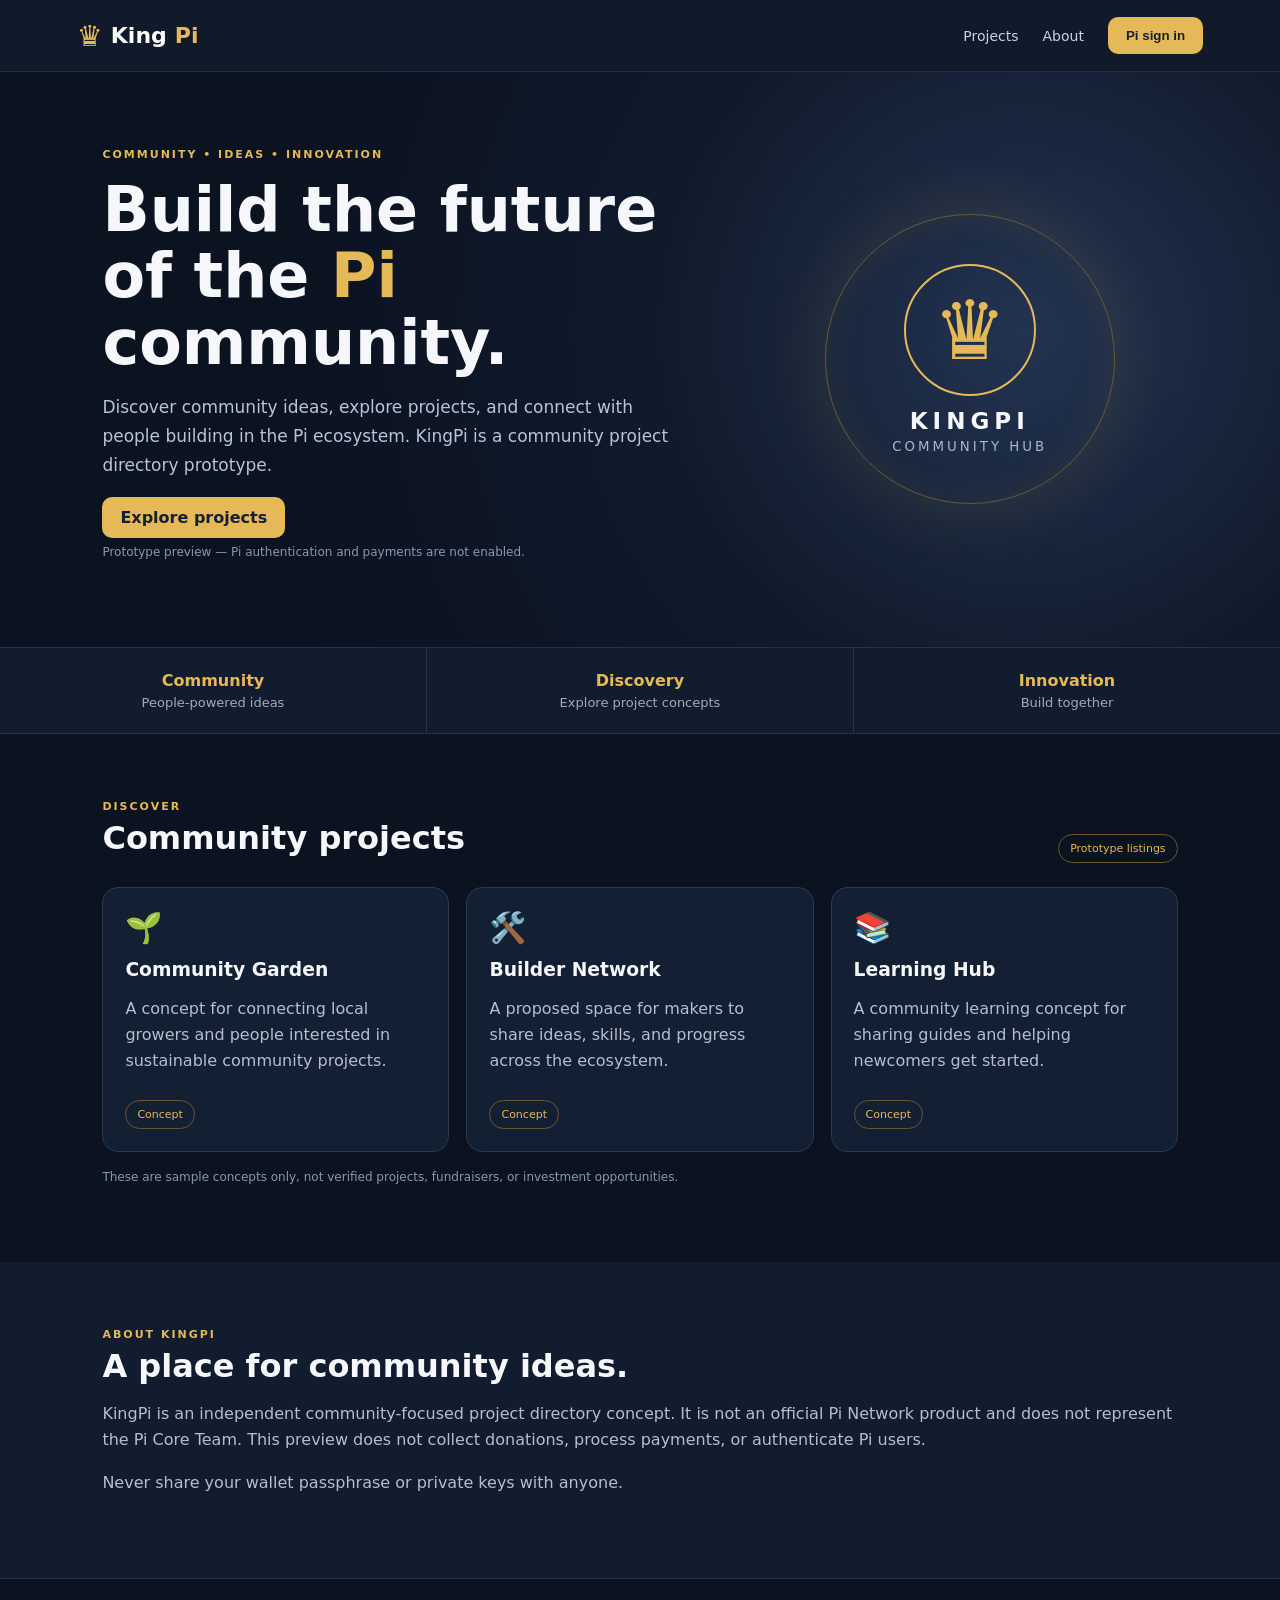
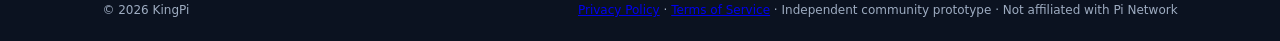
<file: index.html>
<!doctype html>
<html lang="en">
<head>
  <meta charset="utf-8">
  <meta name="viewport" content="width=device-width, initial-scale=1">
  <meta name="description" content="KingPi — a community-focused directory for ideas and projects in the Pi ecosystem.">
  <title>KingPi — Pi Community Projects</title>
  <link rel="stylesheet" href="/styles.css">
</head>
<body>
  <header class="topbar">
    <a class="brand" href="/" aria-label="KingPi home"><span class="crown">♛</span> King<span class="gold">Pi</span></a>
    <nav aria-label="Main navigation">
      <a href="#projects">Projects</a>
      <a href="#about">About</a>
      <button class="small-btn" id="loginBtn" type="button">Pi sign in</button>
    </nav>
  </header>

  <main>
    <section class="hero">
      <div>
        <div class="eyebrow">COMMUNITY • IDEAS • INNOVATION</div>
        <h1>Build the future of the <span class="gold">Pi</span> community.</h1>
        <p class="lead">Discover community ideas, explore projects, and connect with people building in the Pi ecosystem. KingPi is a community project directory prototype.</p>
        <a class="primary-btn" href="#projects">Explore projects</a>
        <p class="notice">Prototype preview — Pi authentication and payments are not enabled.</p>
      </div>
      <div class="hero-mark" aria-label="KingPi emblem">
        <div class="ring">♛</div>
        <span>KINGPI</span>
        <small>COMMUNITY HUB</small>
      </div>
    </section>

    <section class="stats" aria-label="KingPi values">
      <div><strong>Community</strong><span>People-powered ideas</span></div>
      <div><strong>Discovery</strong><span>Explore project concepts</span></div>
      <div><strong>Innovation</strong><span>Build together</span></div>
    </section>

    <section class="section" id="projects">
      <div class="section-head">
        <div><div class="eyebrow">DISCOVER</div><h2>Community projects</h2></div>
        <span class="tag">Prototype listings</span>
      </div>
      <div class="cards">
        <article class="project-card">
          <div class="project-icon">🌱</div>
          <h3>Community Garden</h3>
          <p>A concept for connecting local growers and people interested in sustainable community projects.</p>
          <span class="status">Concept</span>
        </article>
        <article class="project-card">
          <div class="project-icon">🛠️</div>
          <h3>Builder Network</h3>
          <p>A proposed space for makers to share ideas, skills, and progress across the ecosystem.</p>
          <span class="status">Concept</span>
        </article>
        <article class="project-card">
          <div class="project-icon">📚</div>
          <h3>Learning Hub</h3>
          <p>A community learning concept for sharing guides and helping newcomers get started.</p>
          <span class="status">Concept</span>
        </article>
      </div>
      <p class="notice">These are sample concepts only, not verified projects, fundraisers, or investment opportunities.</p>
    </section>

    <section class="about" id="about">
      <div class="eyebrow">ABOUT KINGPI</div>
      <h2>A place for community ideas.</h2>
      <p>KingPi is an independent community-focused project directory concept. It is not an official Pi Network product and does not represent the Pi Core Team. This preview does not collect donations, process payments, or authenticate Pi users.</p>
      <p>Never share your wallet passphrase or private keys with anyone.</p>
    </section>
  </main>

  <footer><span>© <span id="year"></span> KingPi</span><span><a href="/privacy.html">Privacy Policy</a> · <a href="/terms.html">Terms of Service</a> · Independent community prototype · Not affiliated with Pi Network</span></footer>
  <div class="toast" id="message" role="status" aria-live="polite"></div>
  <script src="/app.js"></script>
  <script>document.getElementById('year').textContent = new Date().getFullYear();</script>
</body>
</html>
</file>
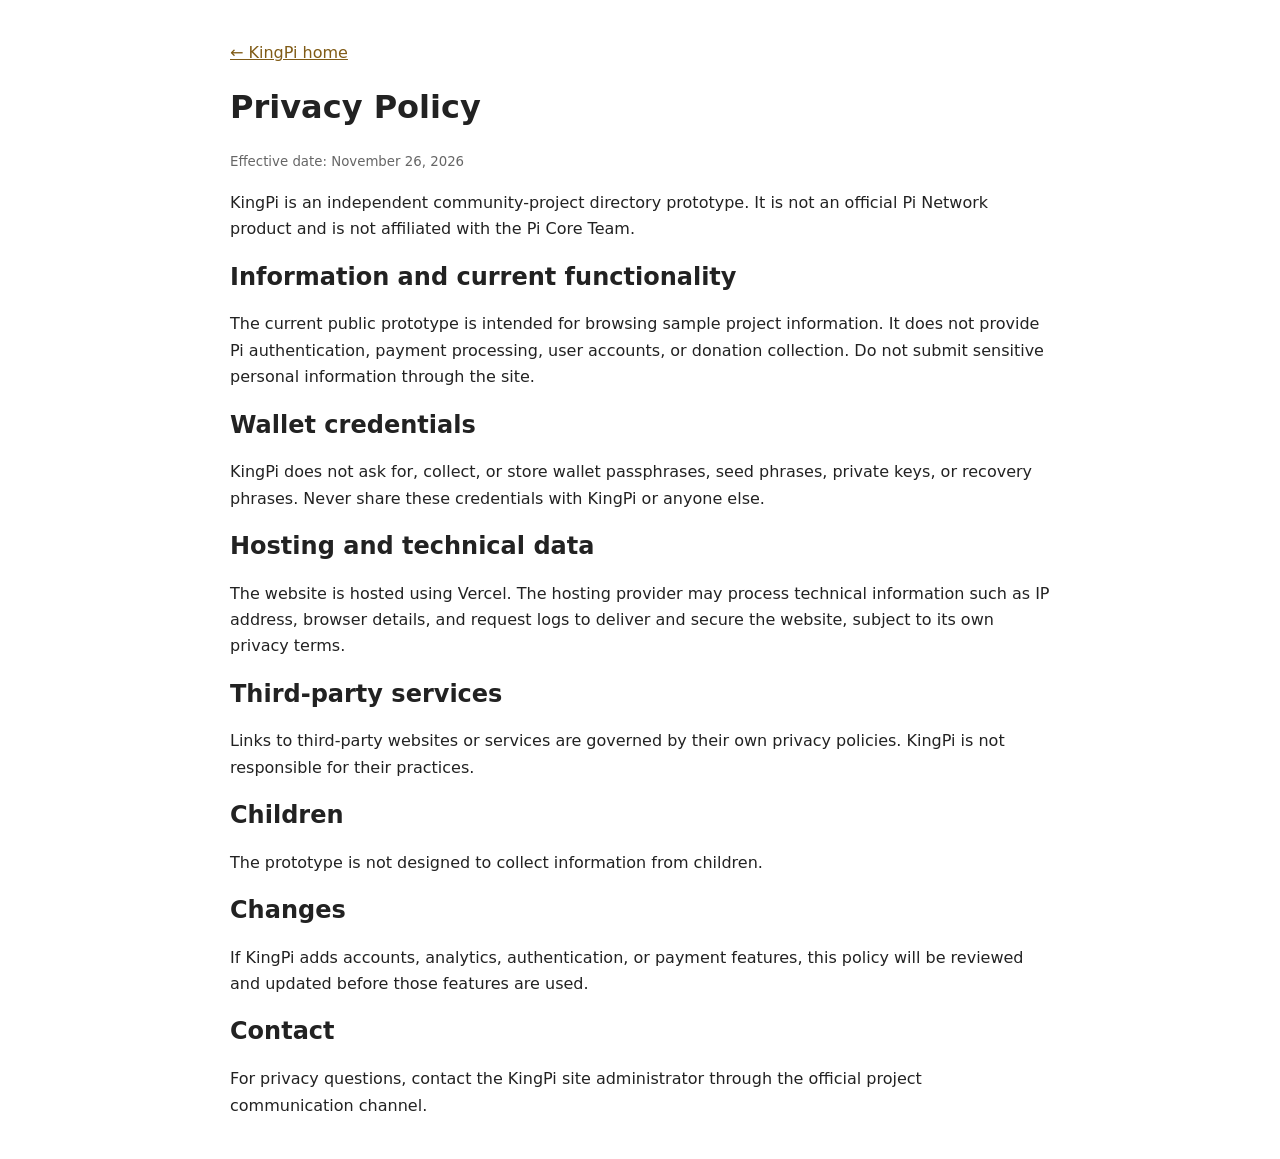
<file: privacy.html>
<!doctype html>
<html lang="en"><head><meta charset="utf-8"><meta name="viewport" content="width=device-width, initial-scale=1"><meta name="robots" content="index,follow"><title>Privacy Policy — KingPi</title><style>body{font:16px/1.65 system-ui,sans-serif;max-width:820px;margin:40px auto;padding:0 20px;color:#222}a{color:#805b16}h1,h2{line-height:1.2}small{color:#666}</style></head>
<body><p><a href="/">← KingPi home</a></p><h1>Privacy Policy</h1><small>Effective date: November 26, 2026</small>
<p>KingPi is an independent community-project directory prototype. It is not an official Pi Network product and is not affiliated with the Pi Core Team.</p>
<h2>Information and current functionality</h2><p>The current public prototype is intended for browsing sample project information. It does not provide Pi authentication, payment processing, user accounts, or donation collection. Do not submit sensitive personal information through the site.</p>
<h2>Wallet credentials</h2><p>KingPi does not ask for, collect, or store wallet passphrases, seed phrases, private keys, or recovery phrases. Never share these credentials with KingPi or anyone else.</p>
<h2>Hosting and technical data</h2><p>The website is hosted using Vercel. The hosting provider may process technical information such as IP address, browser details, and request logs to deliver and secure the website, subject to its own privacy terms.</p>
<h2>Third-party services</h2><p>Links to third-party websites or services are governed by their own privacy policies. KingPi is not responsible for their practices.</p>
<h2>Children</h2><p>The prototype is not designed to collect information from children.</p>
<h2>Changes</h2><p>If KingPi adds accounts, analytics, authentication, or payment features, this policy will be reviewed and updated before those features are used.</p>
<h2>Contact</h2><p>For privacy questions, contact the KingPi site administrator through the official project communication channel.</p>
</body></html>
</file>
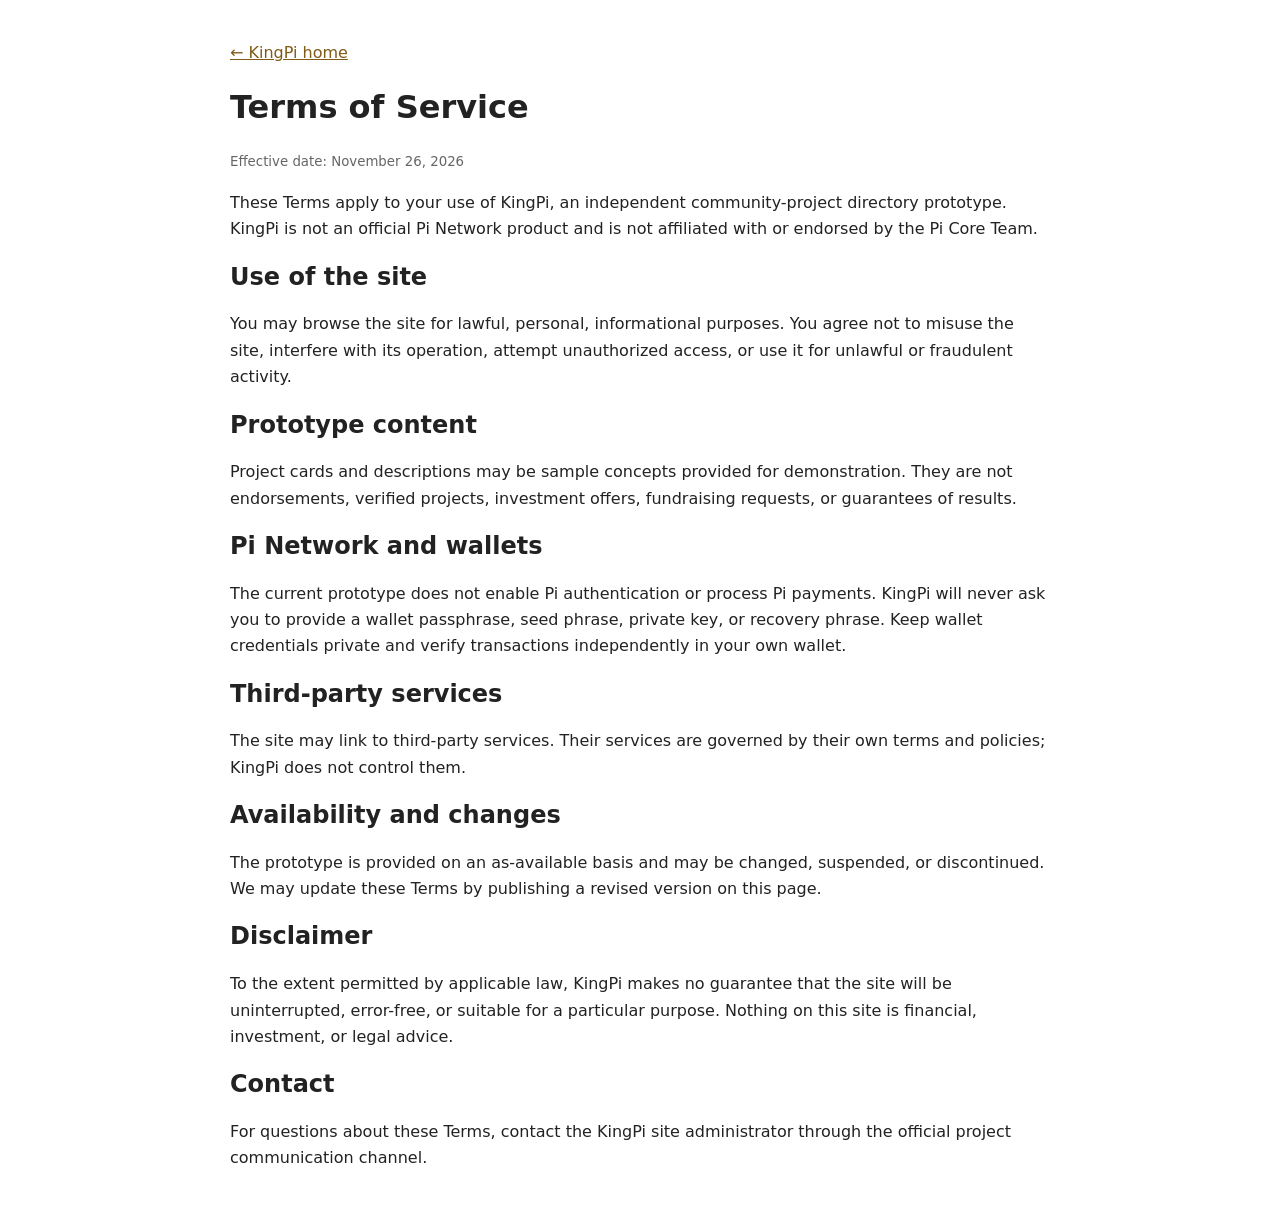
<file: terms.html>
<!doctype html>
<html lang="en"><head><meta charset="utf-8"><meta name="viewport" content="width=device-width, initial-scale=1"><meta name="robots" content="index,follow"><title>Terms of Service — KingPi</title><style>body{font:16px/1.65 system-ui,sans-serif;max-width:820px;margin:40px auto;padding:0 20px;color:#222}a{color:#805b16}h1,h2{line-height:1.2}small{color:#666}</style></head>
<body><p><a href="/">← KingPi home</a></p><h1>Terms of Service</h1><small>Effective date: November 26, 2026</small>
<p>These Terms apply to your use of KingPi, an independent community-project directory prototype. KingPi is not an official Pi Network product and is not affiliated with or endorsed by the Pi Core Team.</p>
<h2>Use of the site</h2><p>You may browse the site for lawful, personal, informational purposes. You agree not to misuse the site, interfere with its operation, attempt unauthorized access, or use it for unlawful or fraudulent activity.</p>
<h2>Prototype content</h2><p>Project cards and descriptions may be sample concepts provided for demonstration. They are not endorsements, verified projects, investment offers, fundraising requests, or guarantees of results.</p>
<h2>Pi Network and wallets</h2><p>The current prototype does not enable Pi authentication or process Pi payments. KingPi will never ask you to provide a wallet passphrase, seed phrase, private key, or recovery phrase. Keep wallet credentials private and verify transactions independently in your own wallet.</p>
<h2>Third-party services</h2><p>The site may link to third-party services. Their services are governed by their own terms and policies; KingPi does not control them.</p>
<h2>Availability and changes</h2><p>The prototype is provided on an as-available basis and may be changed, suspended, or discontinued. We may update these Terms by publishing a revised version on this page.</p>
<h2>Disclaimer</h2><p>To the extent permitted by applicable law, KingPi makes no guarantee that the site will be uninterrupted, error-free, or suitable for a particular purpose. Nothing on this site is financial, investment, or legal advice.</p>
<h2>Contact</h2><p>For questions about these Terms, contact the KingPi site administrator through the official project communication channel.</p>
</body></html>
</file>
<file: styles.css>
*{box-sizing:border-box}html{scroll-behavior:smooth}body{margin:0;background:#0b1220;color:#f5f7fb;font-family:Inter,system-ui,-apple-system,Segoe UI,Arial,sans-serif}.topbar{min-height:72px;padding:12px clamp(18px,6vw,80px);display:flex;align-items:center;justify-content:space-between;border-bottom:1px solid #263248;background:#101a2b}.brand{display:flex;gap:8px;align-items:center;text-decoration:none;color:#fff;font-size:22px;font-weight:850}.crown{color:#e5b957;font-size:29px}.gold{color:#e5b957}.topbar nav{display:flex;align-items:center;gap:24px}.topbar nav a{color:#c9d2e2;text-decoration:none;font-size:14px}.small-btn,.primary-btn{border:0;border-radius:10px;background:#e5b957;color:#172033;font-weight:800;padding:11px 18px;cursor:pointer;text-decoration:none}.hero{padding:76px clamp(20px,8vw,110px);display:grid;grid-template-columns:1.2fr .8fr;gap:36px;align-items:center;background:radial-gradient(circle at 80% 45%,#233451 0,#101a2b 35%,#0b1220 72%)}.eyebrow{color:#e5b957;letter-spacing:2px;font-size:11px;font-weight:800}.hero h1{font-size:clamp(38px,5vw,62px);line-height:1.07;margin:16px 0}.lead{color:#b8c4d7;max-width:570px;font-size:17px;line-height:1.7;margin-bottom:28px}.hero-mark{width:min(290px,72vw);height:290px;border:1px solid #6b5b35;border-radius:50%;margin:auto;display:flex;flex-direction:column;align-items:center;justify-content:center;box-shadow:0 0 70px #d8aa3922,inset 0 0 40px #d8aa3915}.ring{width:132px;height:132px;border:2px solid #e5b957;border-radius:50%;display:grid;place-items:center;color:#e5b957;font-size:82px}.hero-mark span{font-size:23px;font-weight:900;letter-spacing:5px;margin-top:12px}.hero-mark small{color:#aab6c9;letter-spacing:3px;margin-top:5px}.stats{display:grid;grid-template-columns:repeat(3,1fr);gap:1px;background:#263248;border-block:1px solid #263248}.stats div{background:#111c2e;padding:23px;text-align:center}.stats strong,.stats span{display:block}.stats strong{color:#e5b957}.stats span{color:#9eacc1;font-size:13px;margin-top:5px}.section,.about{padding:66px clamp(20px,8vw,110px)}.section-head{display:flex;justify-content:space-between;align-items:end;margin-bottom:24px}.section h2,.about h2{font-size:32px;margin:6px 0}.cards{display:grid;grid-template-columns:repeat(3,1fr);gap:17px}.project-card{background:#131f32;border:1px solid #2a3951;border-radius:16px;padding:22px;min-height:215px}.project-icon{font-size:30px}.project-card h3{margin:14px 0 8px}.project-card p,.about p{color:#b3bfd1;line-height:1.65}.status,.tag{display:inline-block;font-size:11px;color:#e5b957;border:1px solid #69572e;border-radius:30px;padding:7px 11px;margin-top:9px}.notice{font-size:12px;color:#8998ae;margin-top:18px}.about{background:#111c2e}.about p:last-child{max-width:850px}footer{padding:24px clamp(20px,8vw,110px);display:flex;justify-content:space-between;color:#9eacc1;font-size:12px;border-top:1px solid #263248}.toast{position:fixed;bottom:20px;left:50%;transform:translateX(-50%);background:#e5b957;color:#172033;padding:12px 18px;border-radius:10px;font-size:13px;font-weight:700;opacity:0;pointer-events:none;transition:opacity .2s}.toast.show{opacity:1}@media(max-width:700px){.topbar{padding:12px 16px}.topbar nav{gap:12px}.topbar nav a{display:none}.hero{grid-template-columns:1fr;padding-top:48px;text-align:center}.lead{margin-inline:auto}.hero-mark{width:220px;height:220px}.ring{width:100px;height:100px;font-size:62px}.cards{grid-template-columns:1fr}.stats{grid-template-columns:1fr}.section-head{align-items:start;gap:10px;flex-direction:column}footer{gap:10px;flex-direction:column}}
</file>
